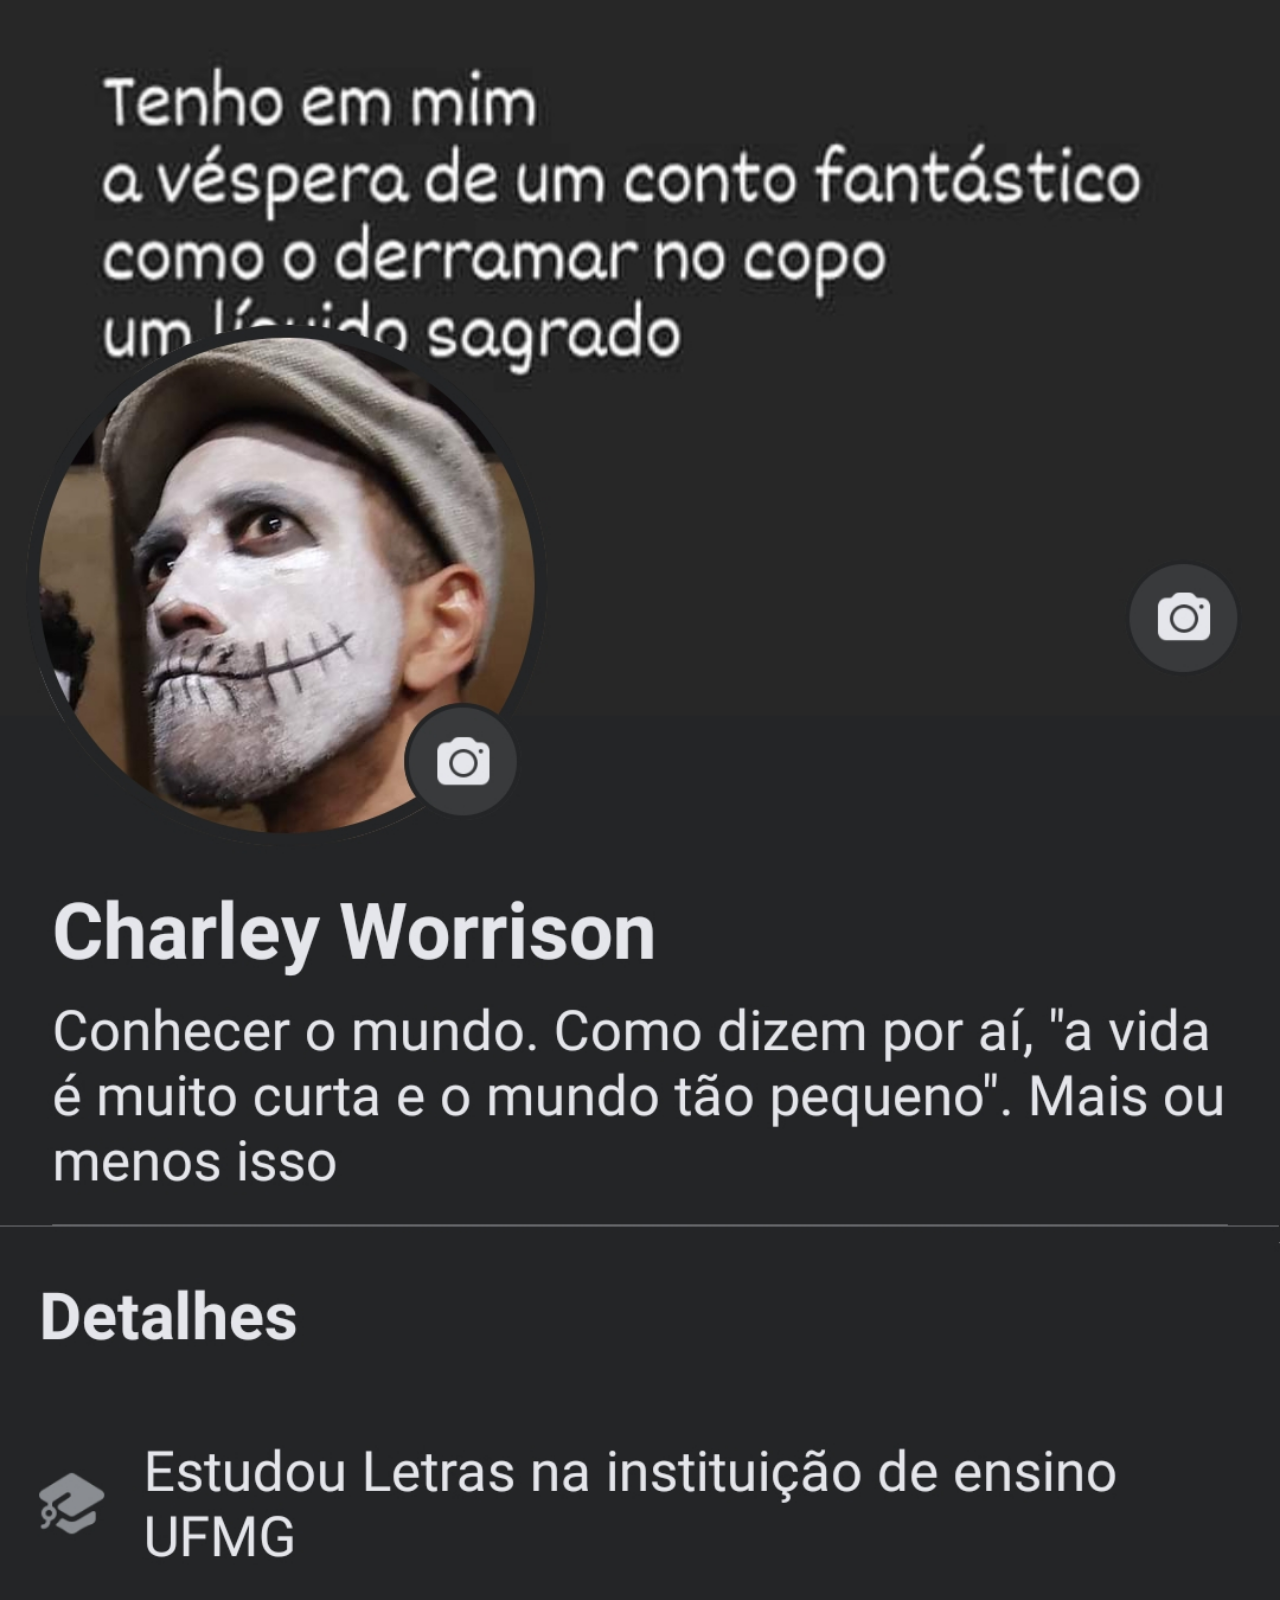
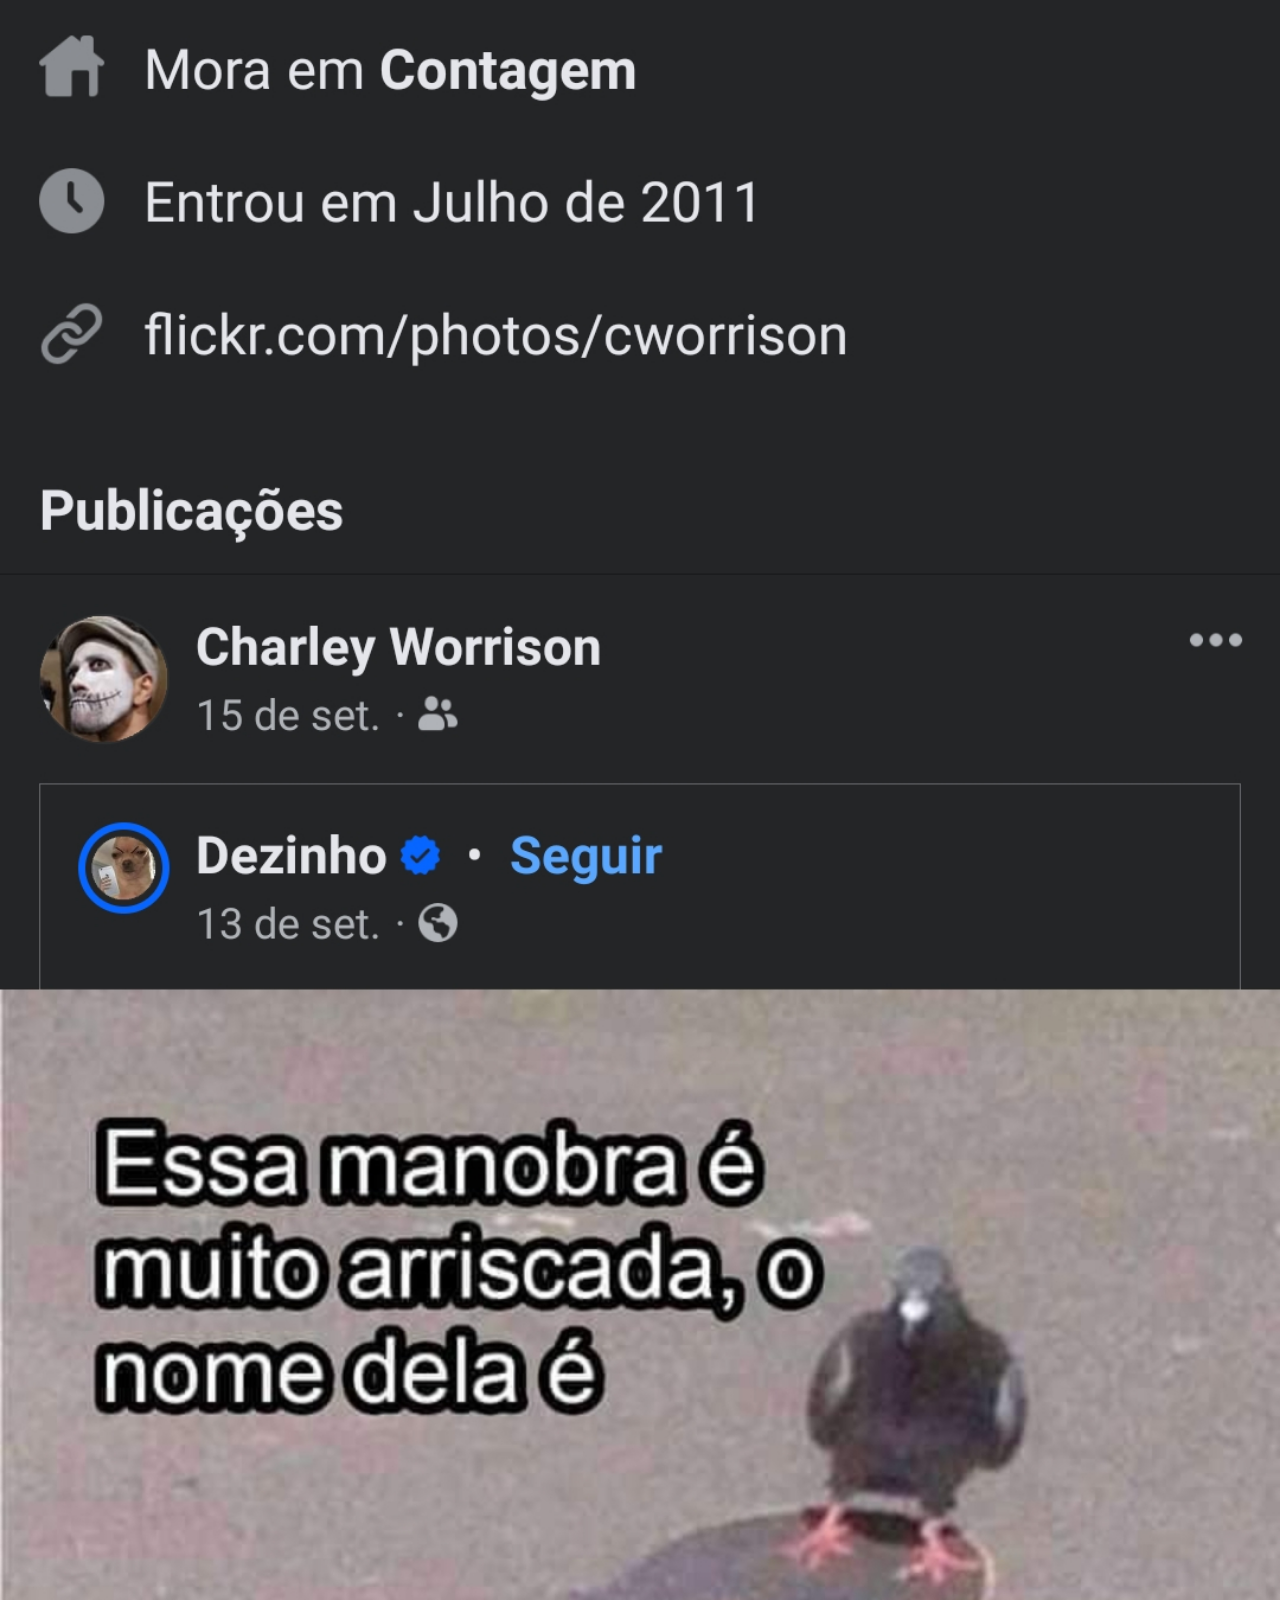
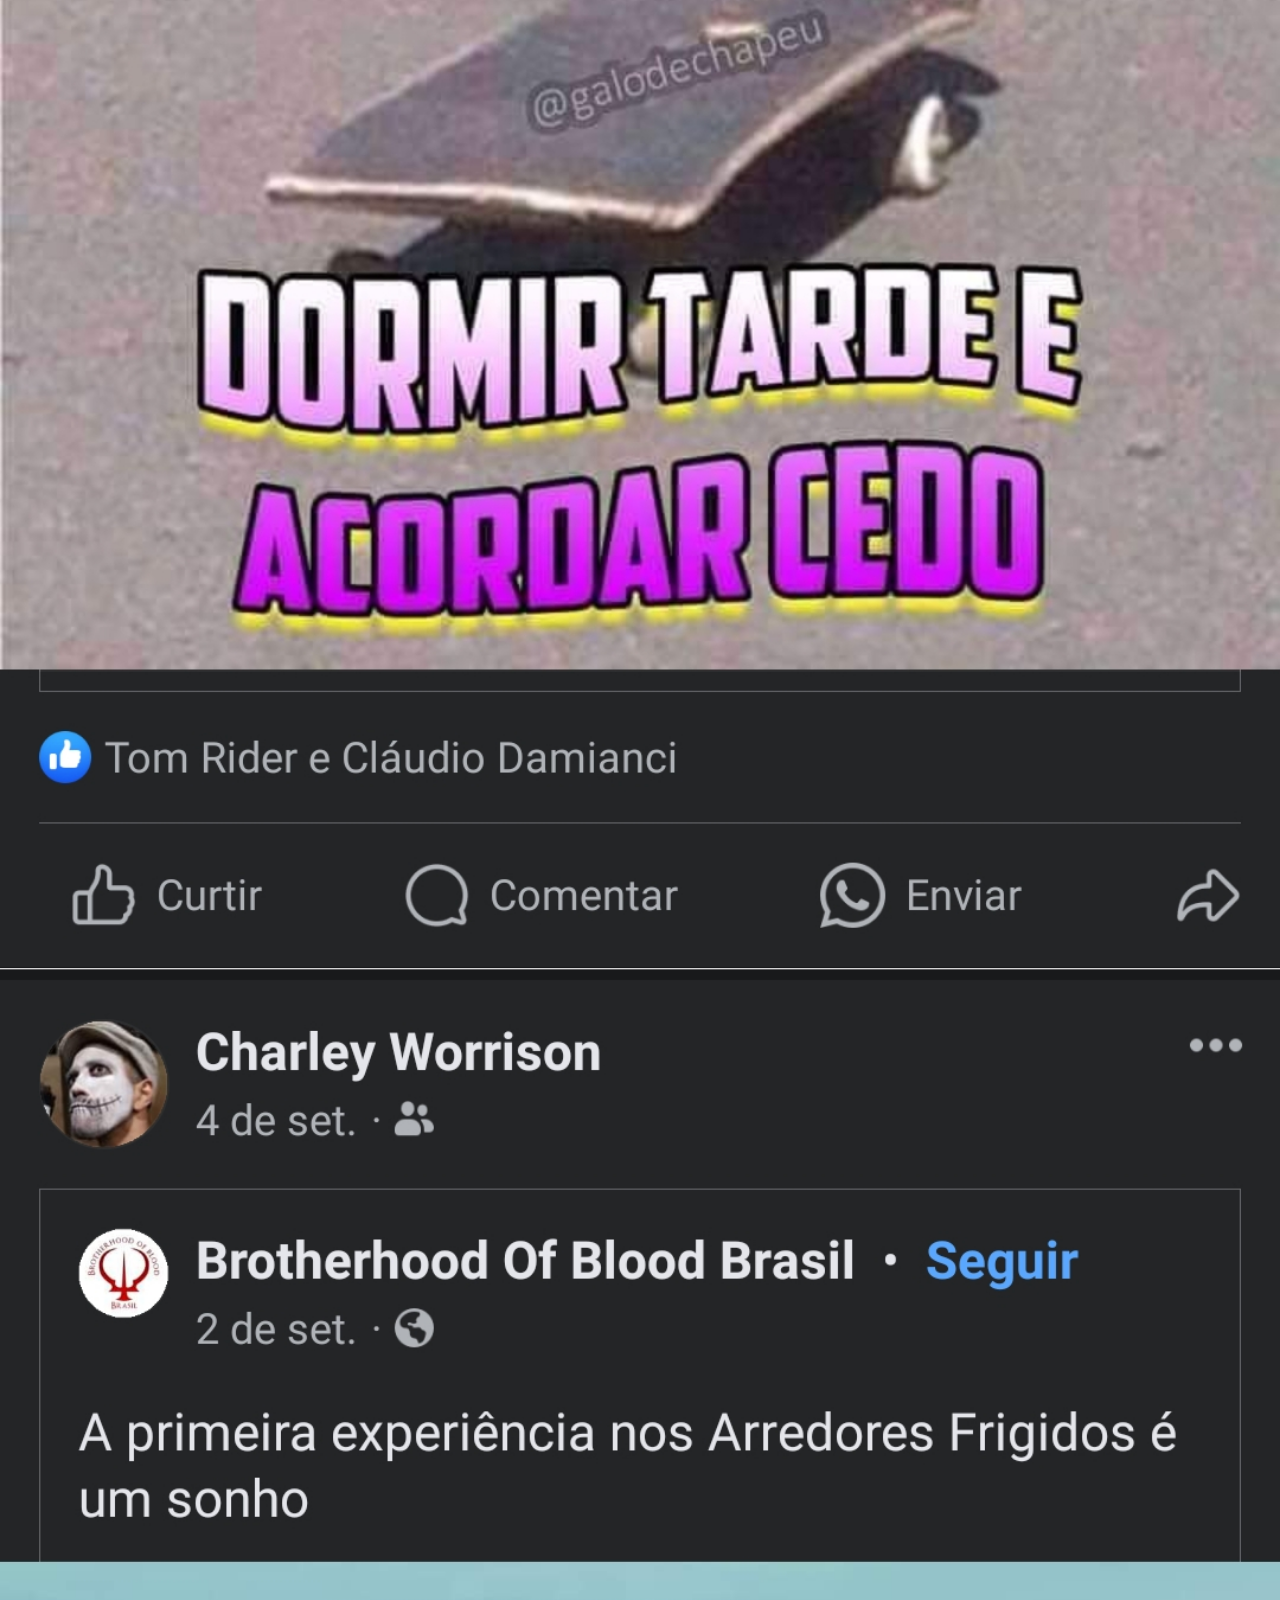
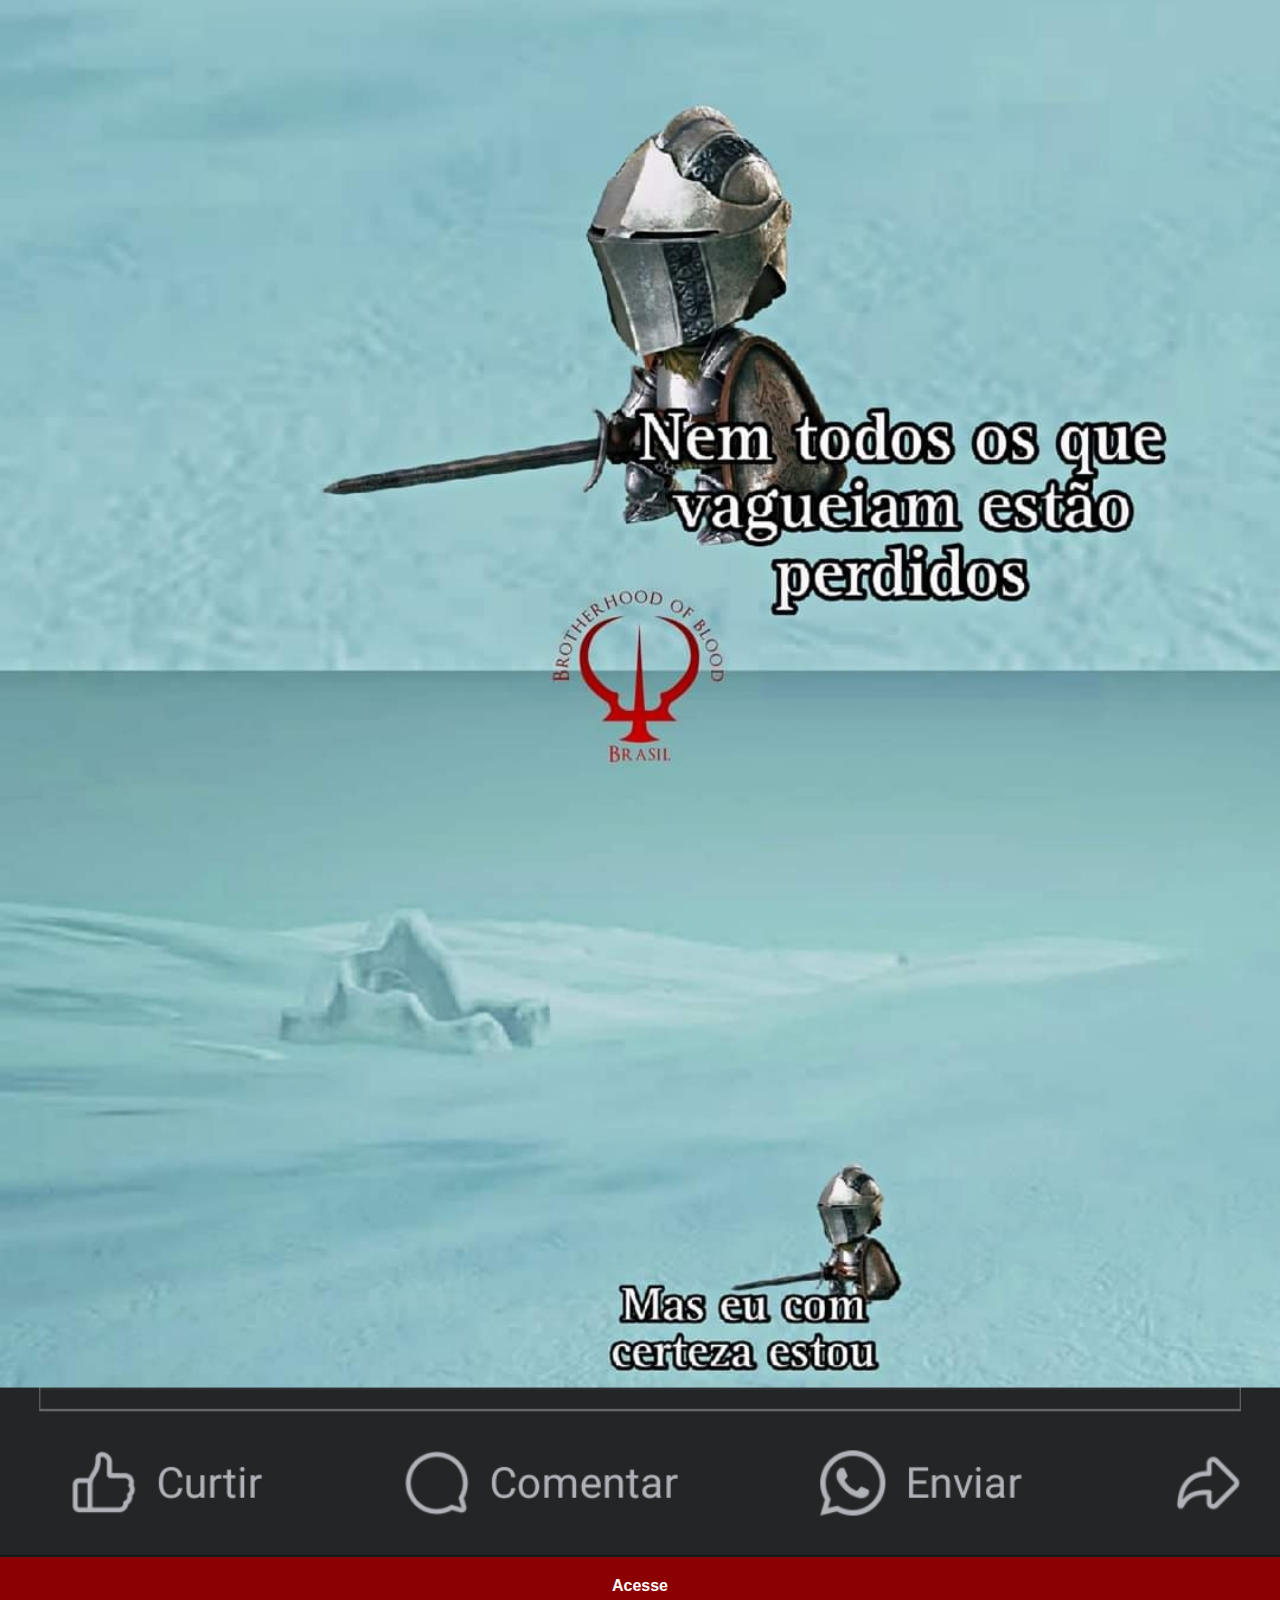
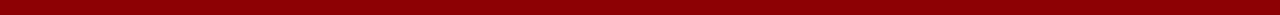
<file: facebook.html>
<!DOCTYPE html>
<html lang="pt-br">
<head>
    <meta charset="UTF-8">
    <meta name="viewport" content="width=device-width, initial-scale=1.0">
    <title>Facebook</title>
    <link rel="stylesheet" href="estilos/social.css">
</head>
<body>
    <img src="imagens/minhatela-facebook.jpg" alt="Facebook">
    <a href="https://www.facebook.com/cworrison/?locale=pt_BR" target="_blank">Acesse</a>
</body>
</html>
</file>
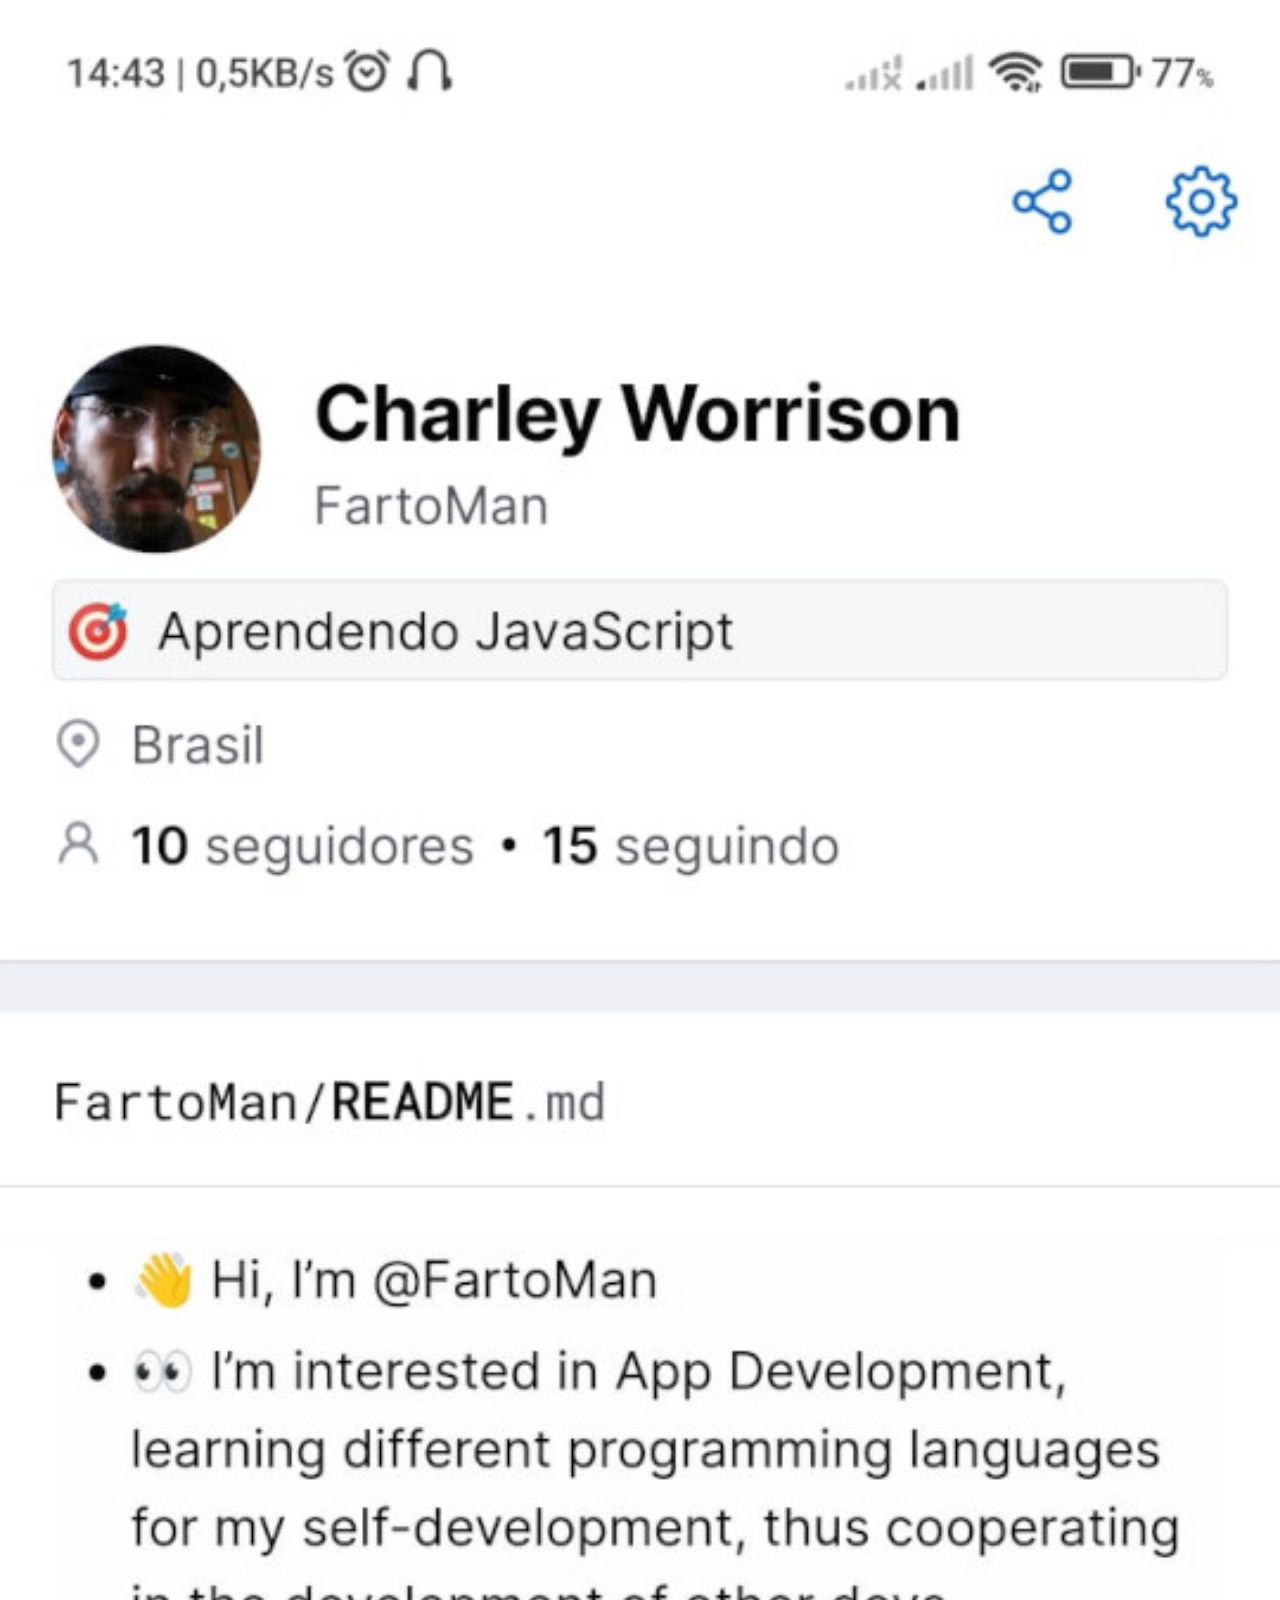
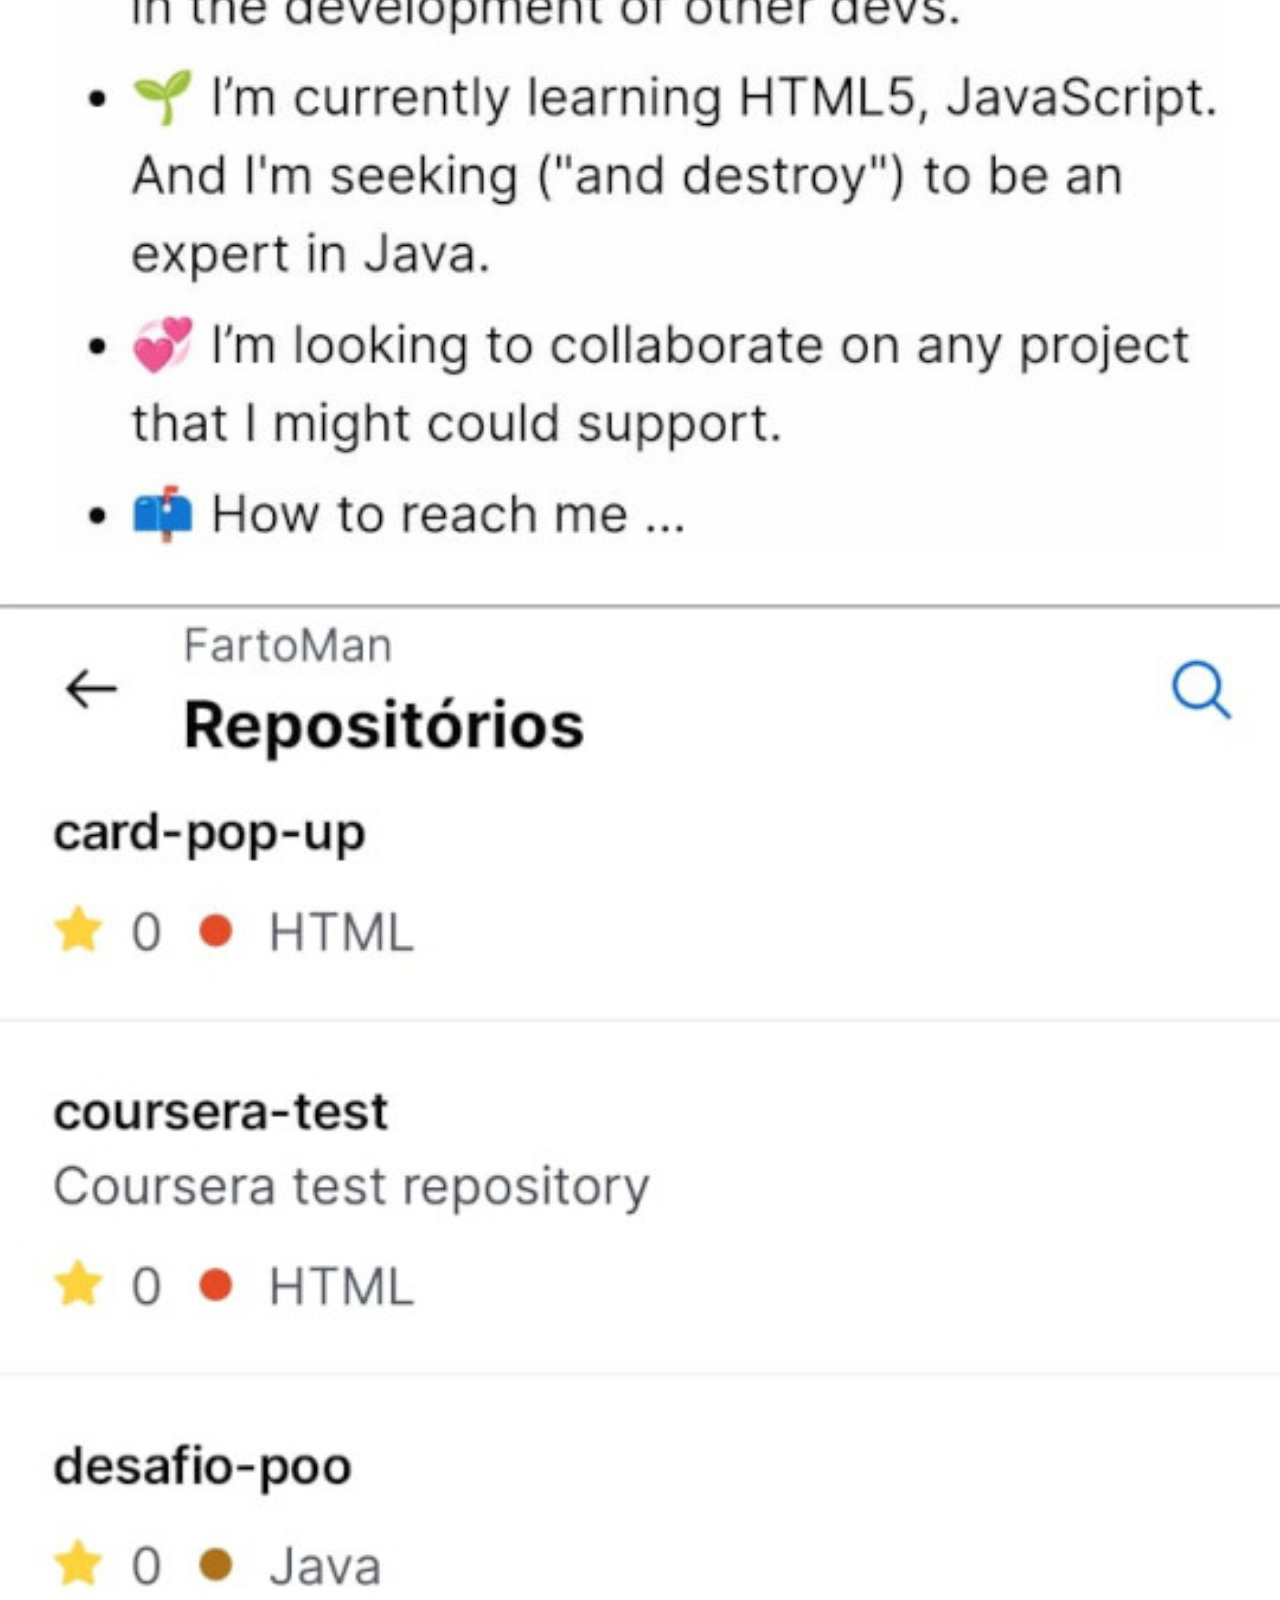
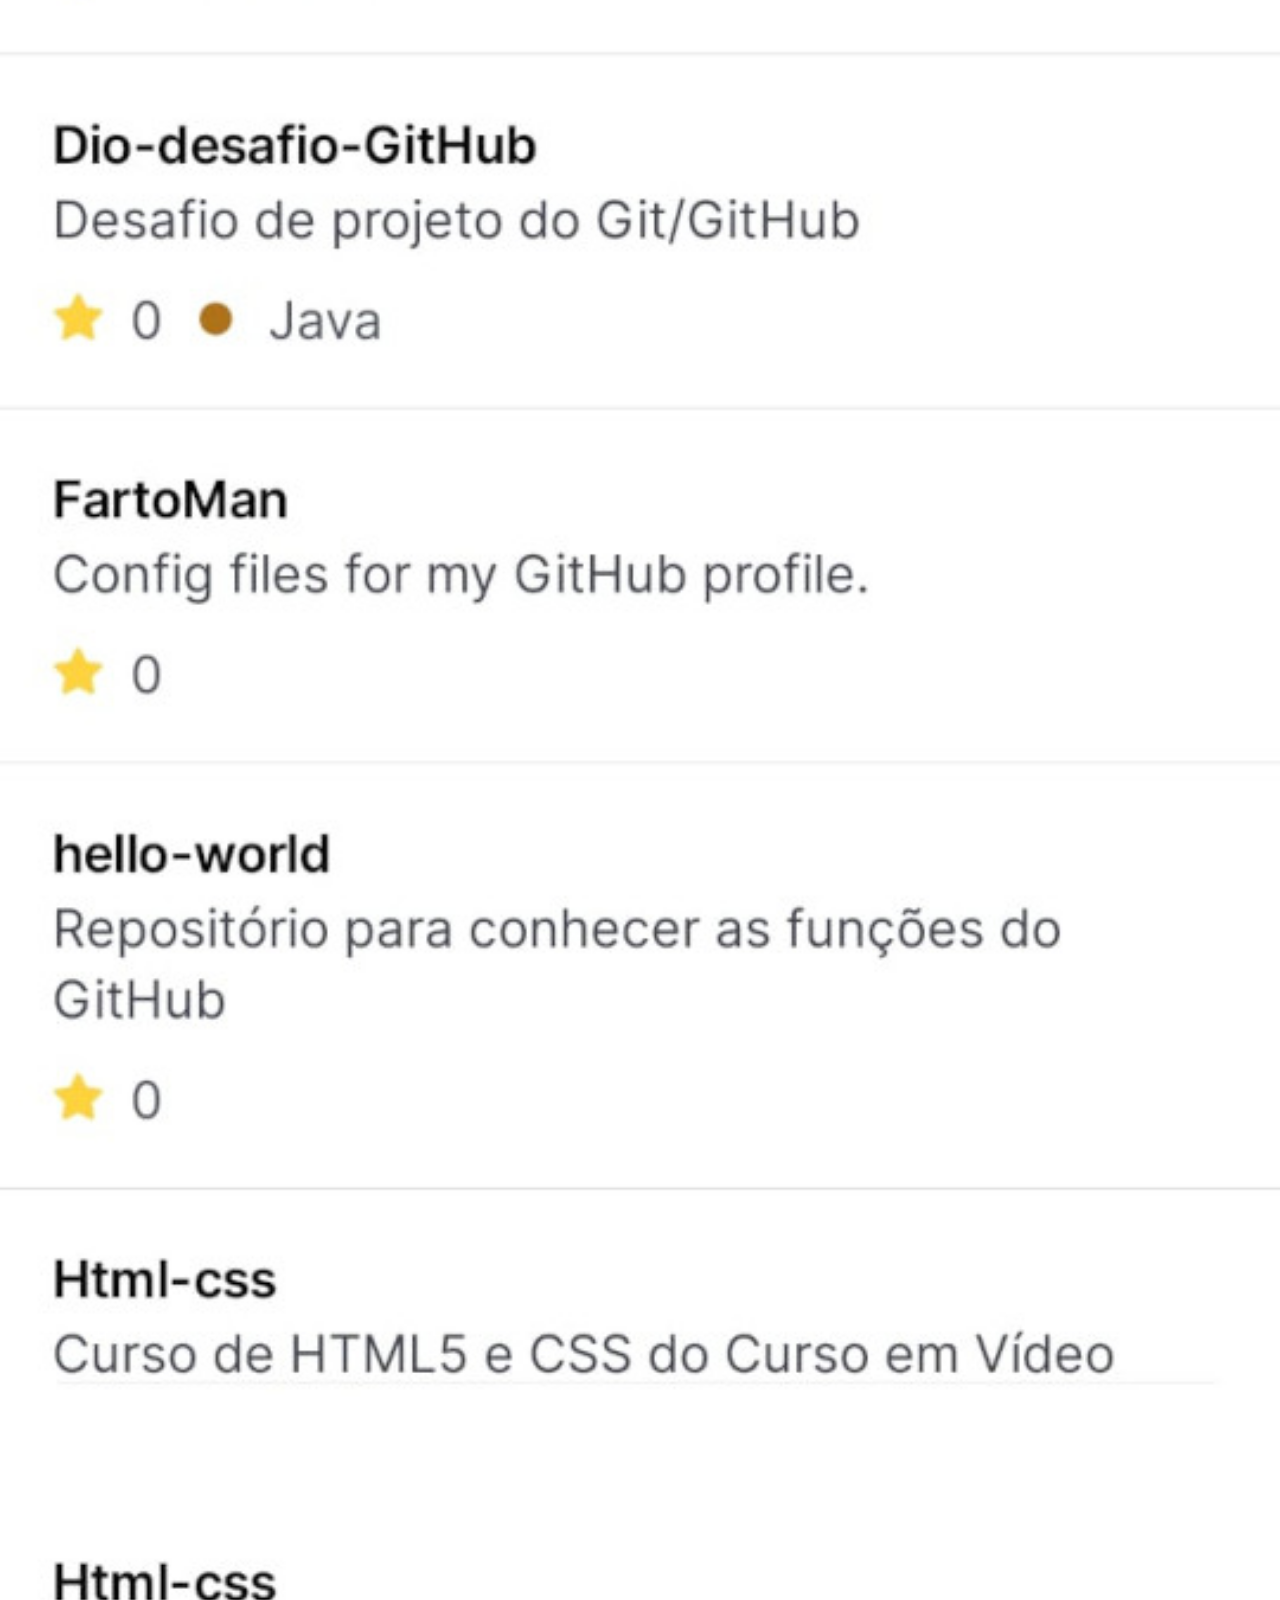
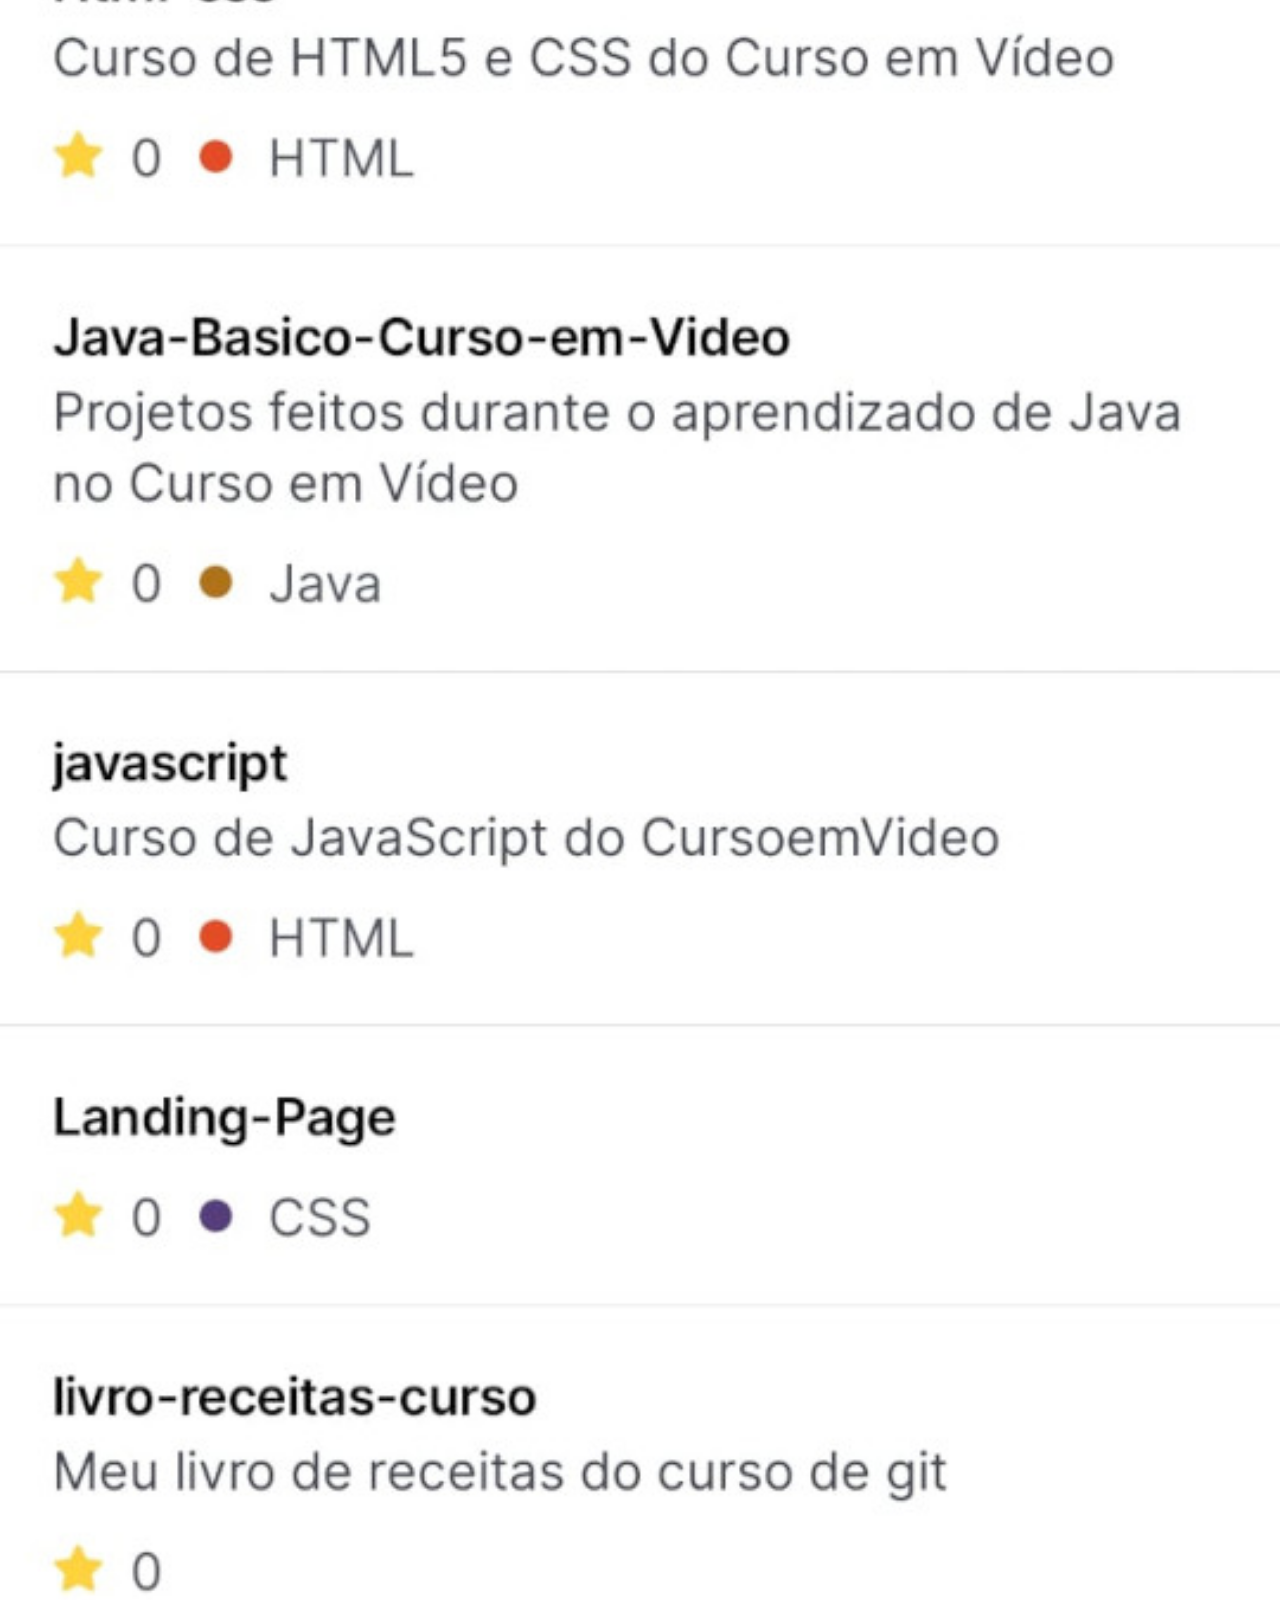
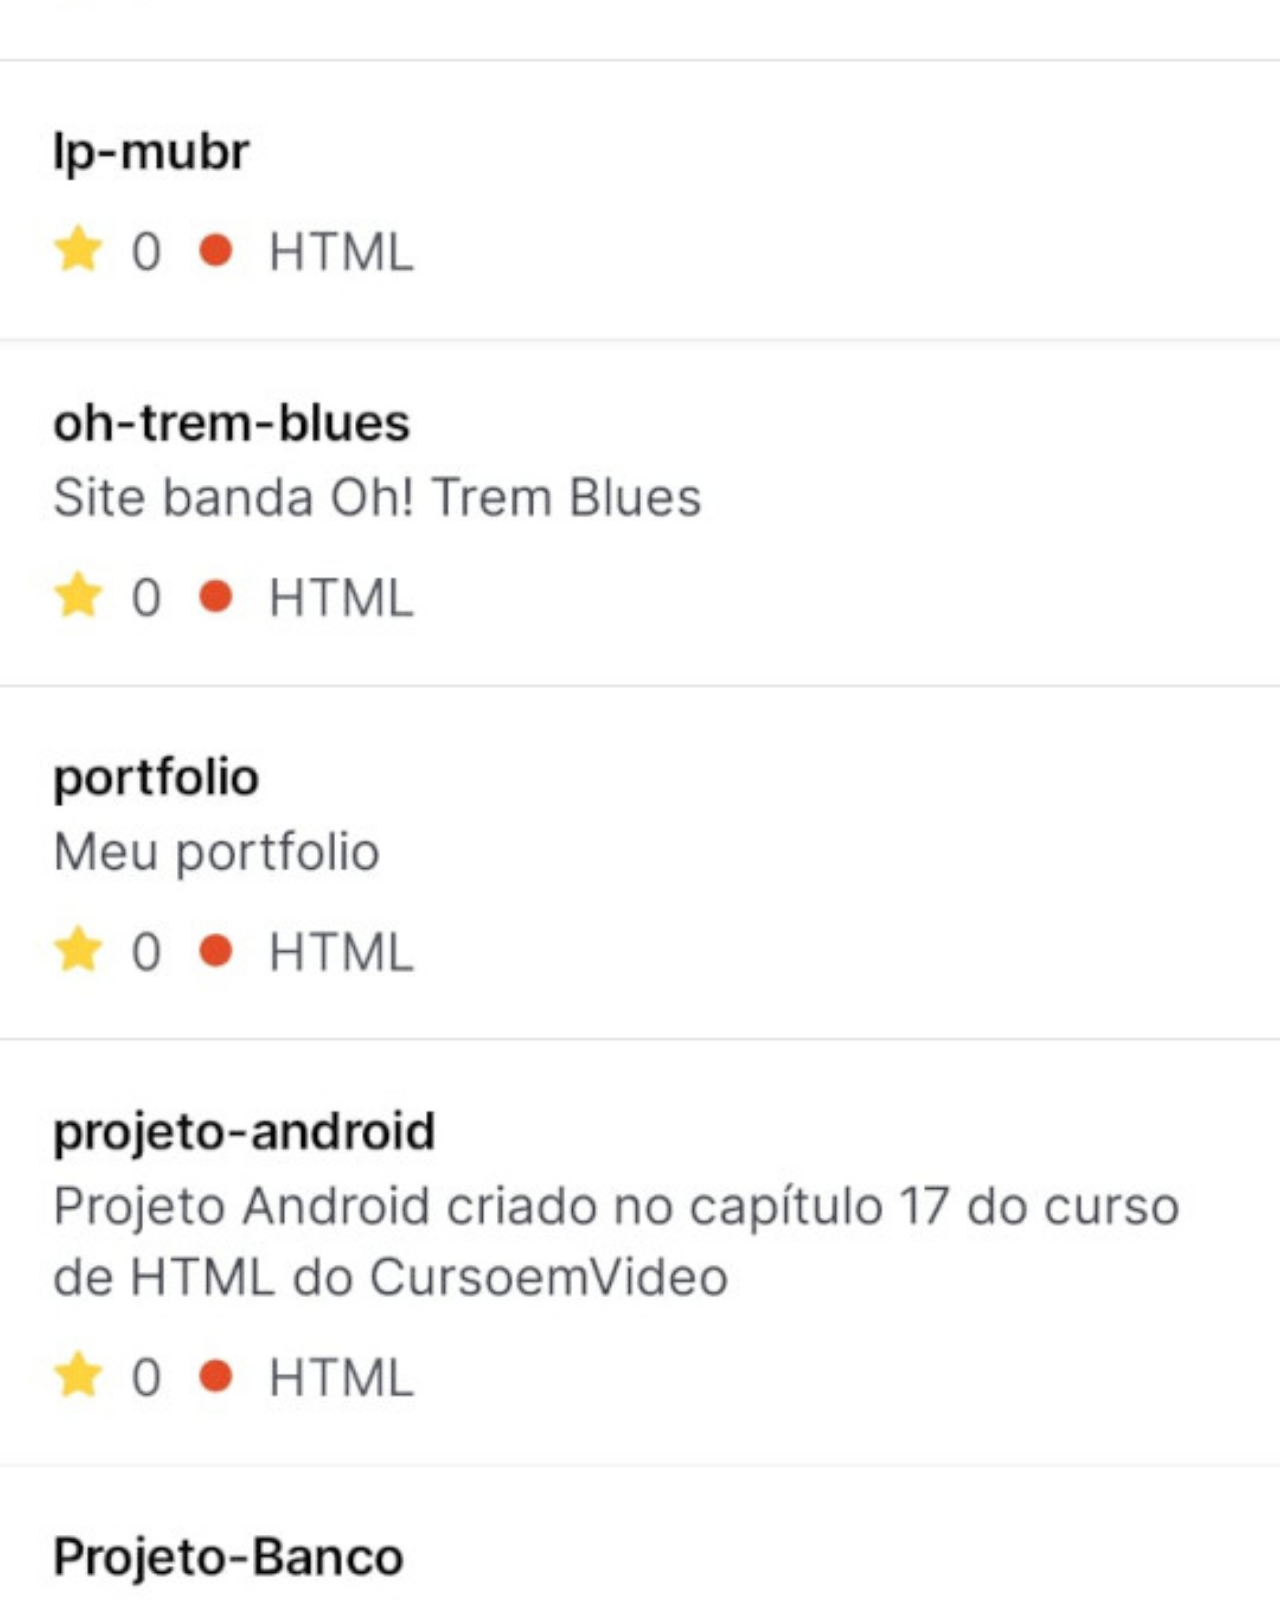
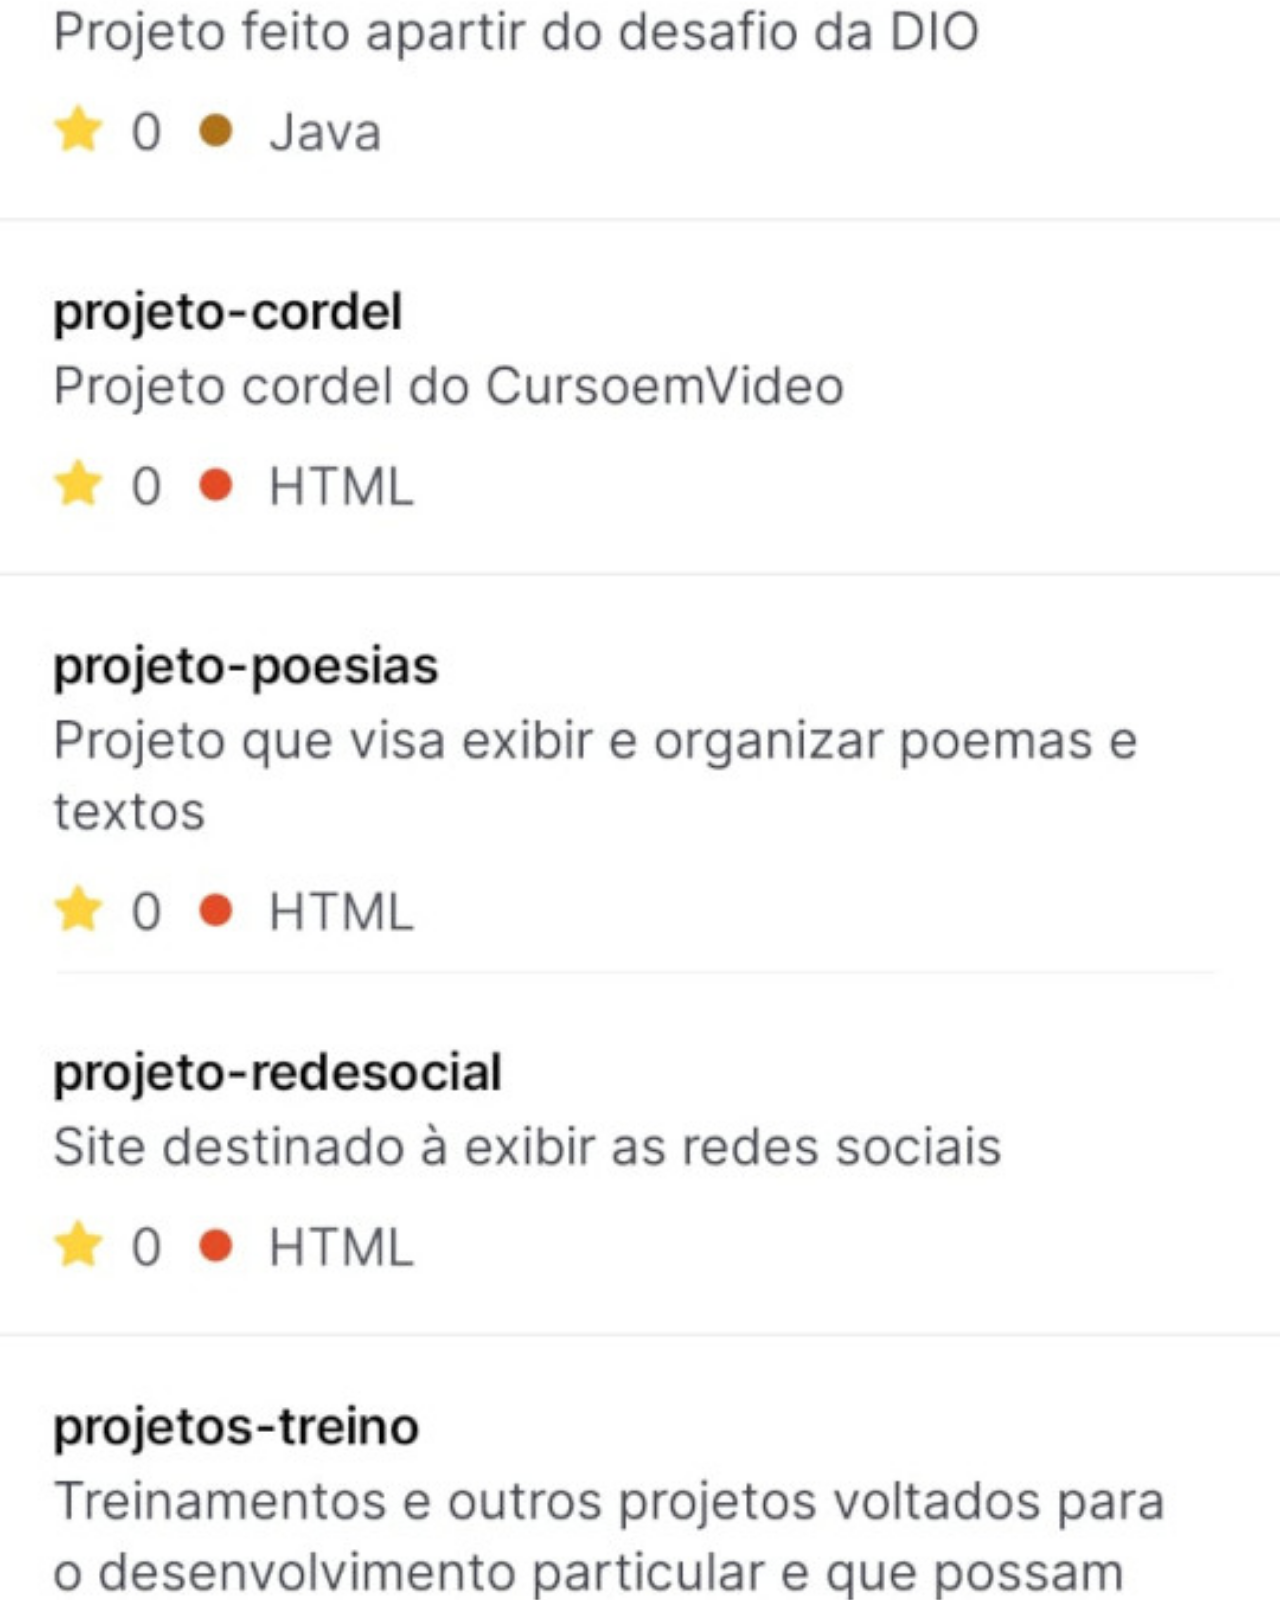
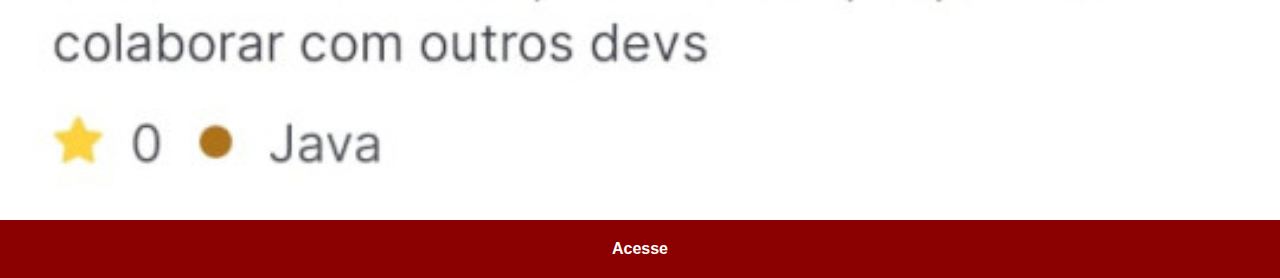
<file: github.html>
<!DOCTYPE html>
<html lang="pt-br">
<head>
    <meta charset="UTF-8">
    <meta name="viewport" content="width=device-width, initial-scale=1.0">
    <title>GitHub</title>
    <link rel="stylesheet" href="estilos/social.css">
</head>
<body>
    <img src="imagens/minhatela-github.jpeg" alt="GitHub">
    <a href="https://github.com/FartoMan" target="_blank">Acesse</a>
</body>
</html>
</file>
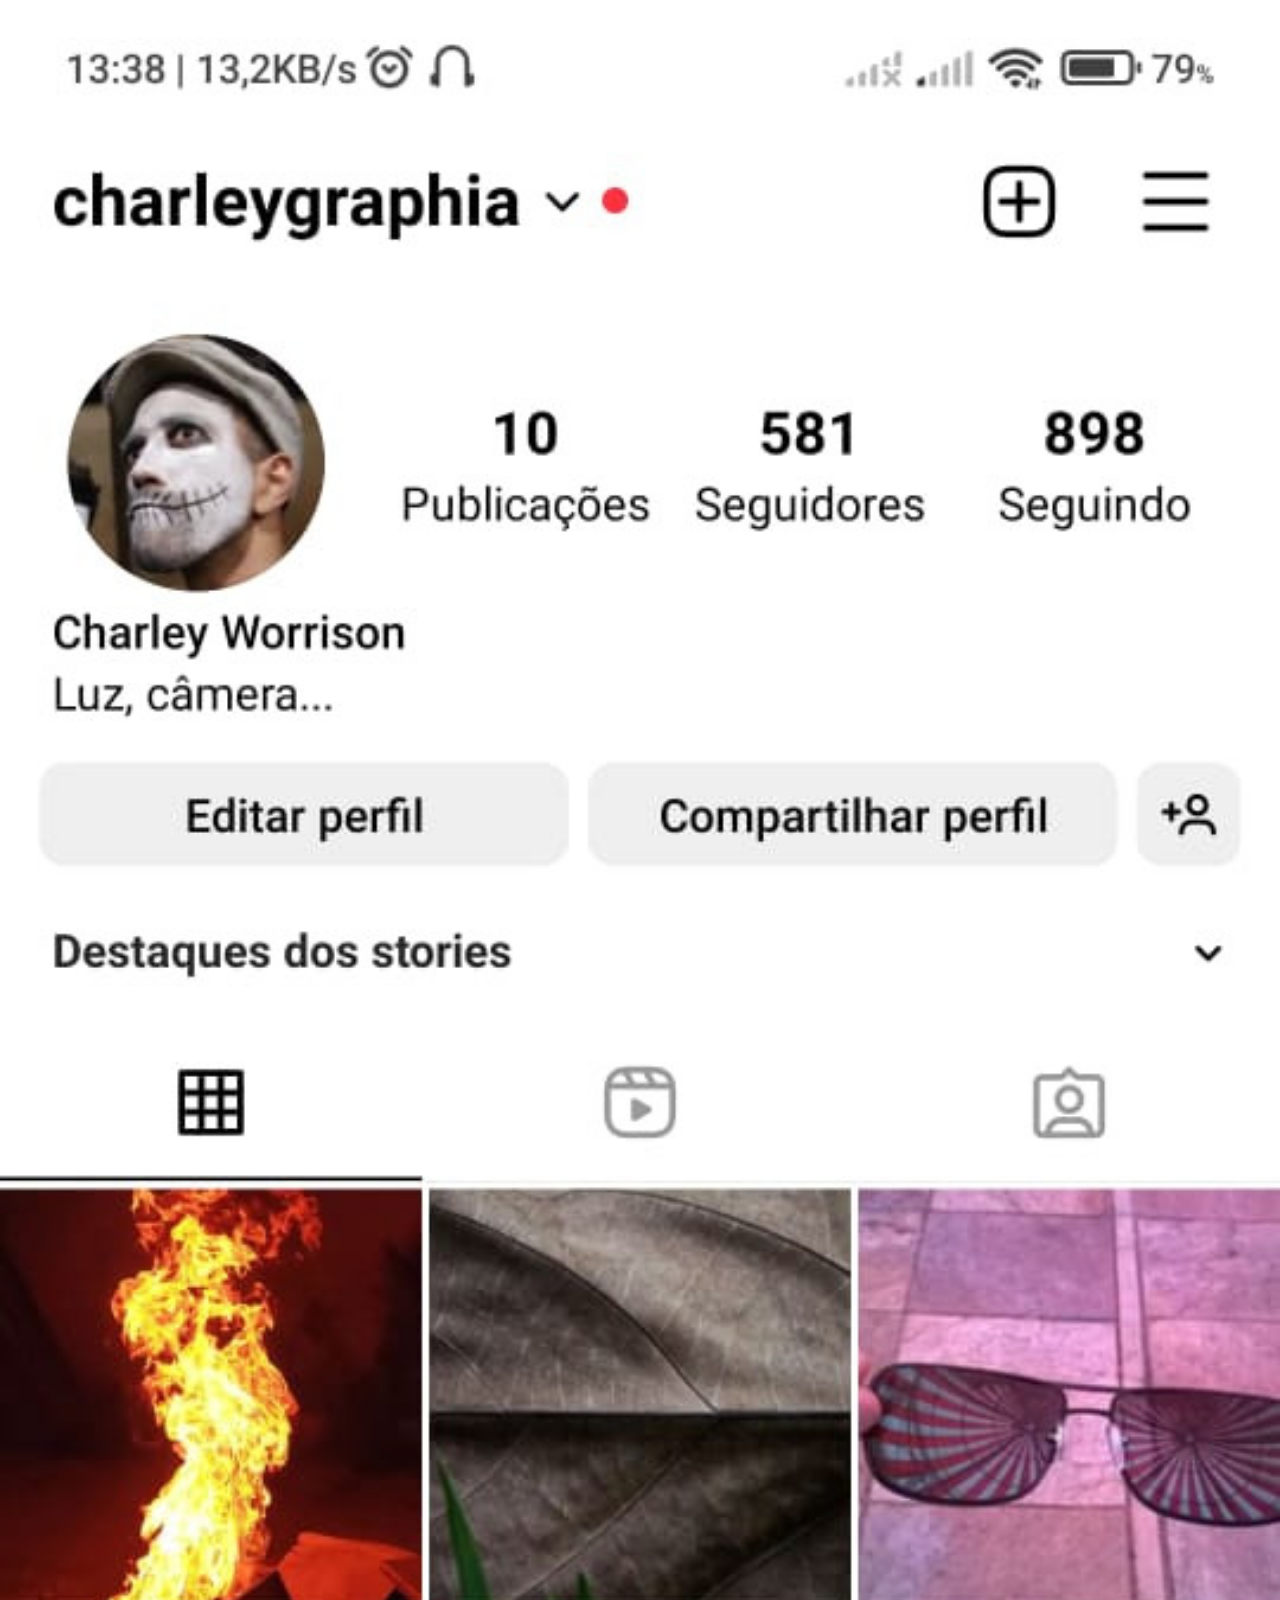
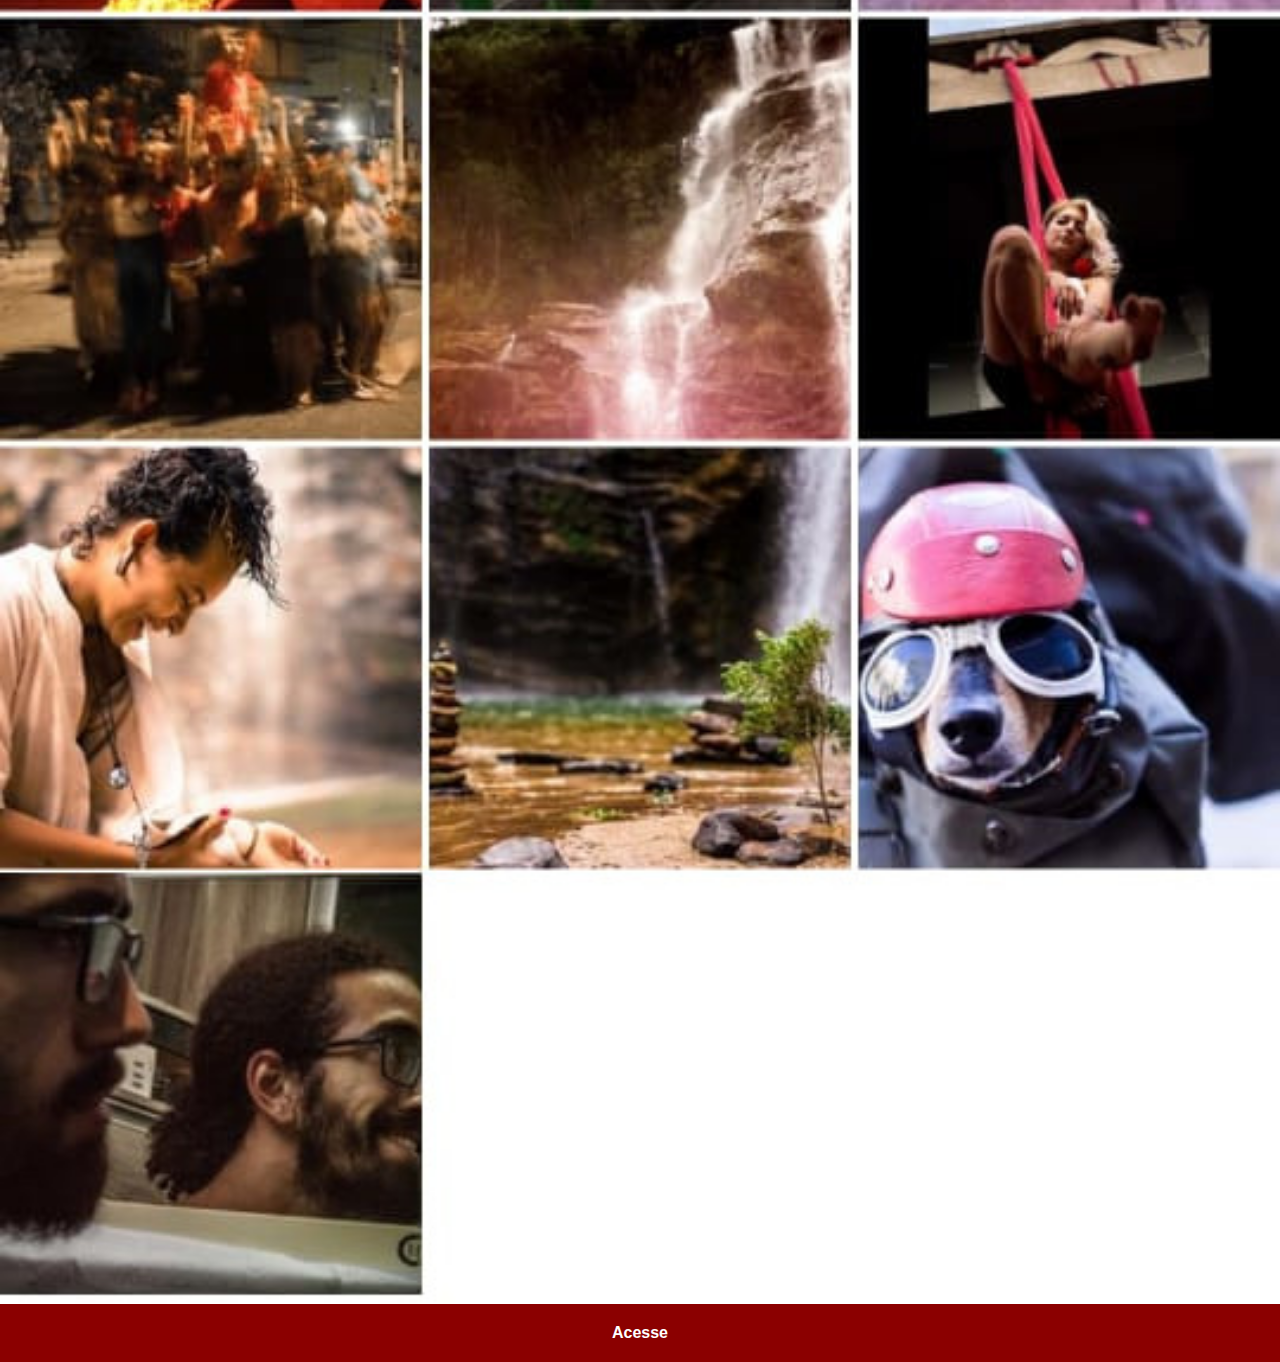
<file: instagram.html>
<!DOCTYPE html>
<html lang="pt-br">
<head>
    <meta charset="UTF-8">
    <meta name="viewport" content="width=device-width, initial-scale=1.0">
    <title>Instagram</title>
    <link rel="stylesheet" href="estilos/social.css">
</head>
<body>
    <img src="imagens/minhatela-instagram.jpeg" alt="Instagram">
    <a href="https://www.instagram.com/charleygraphia/" target="_blank">Acesse</a>
</body>
</html>
</file>
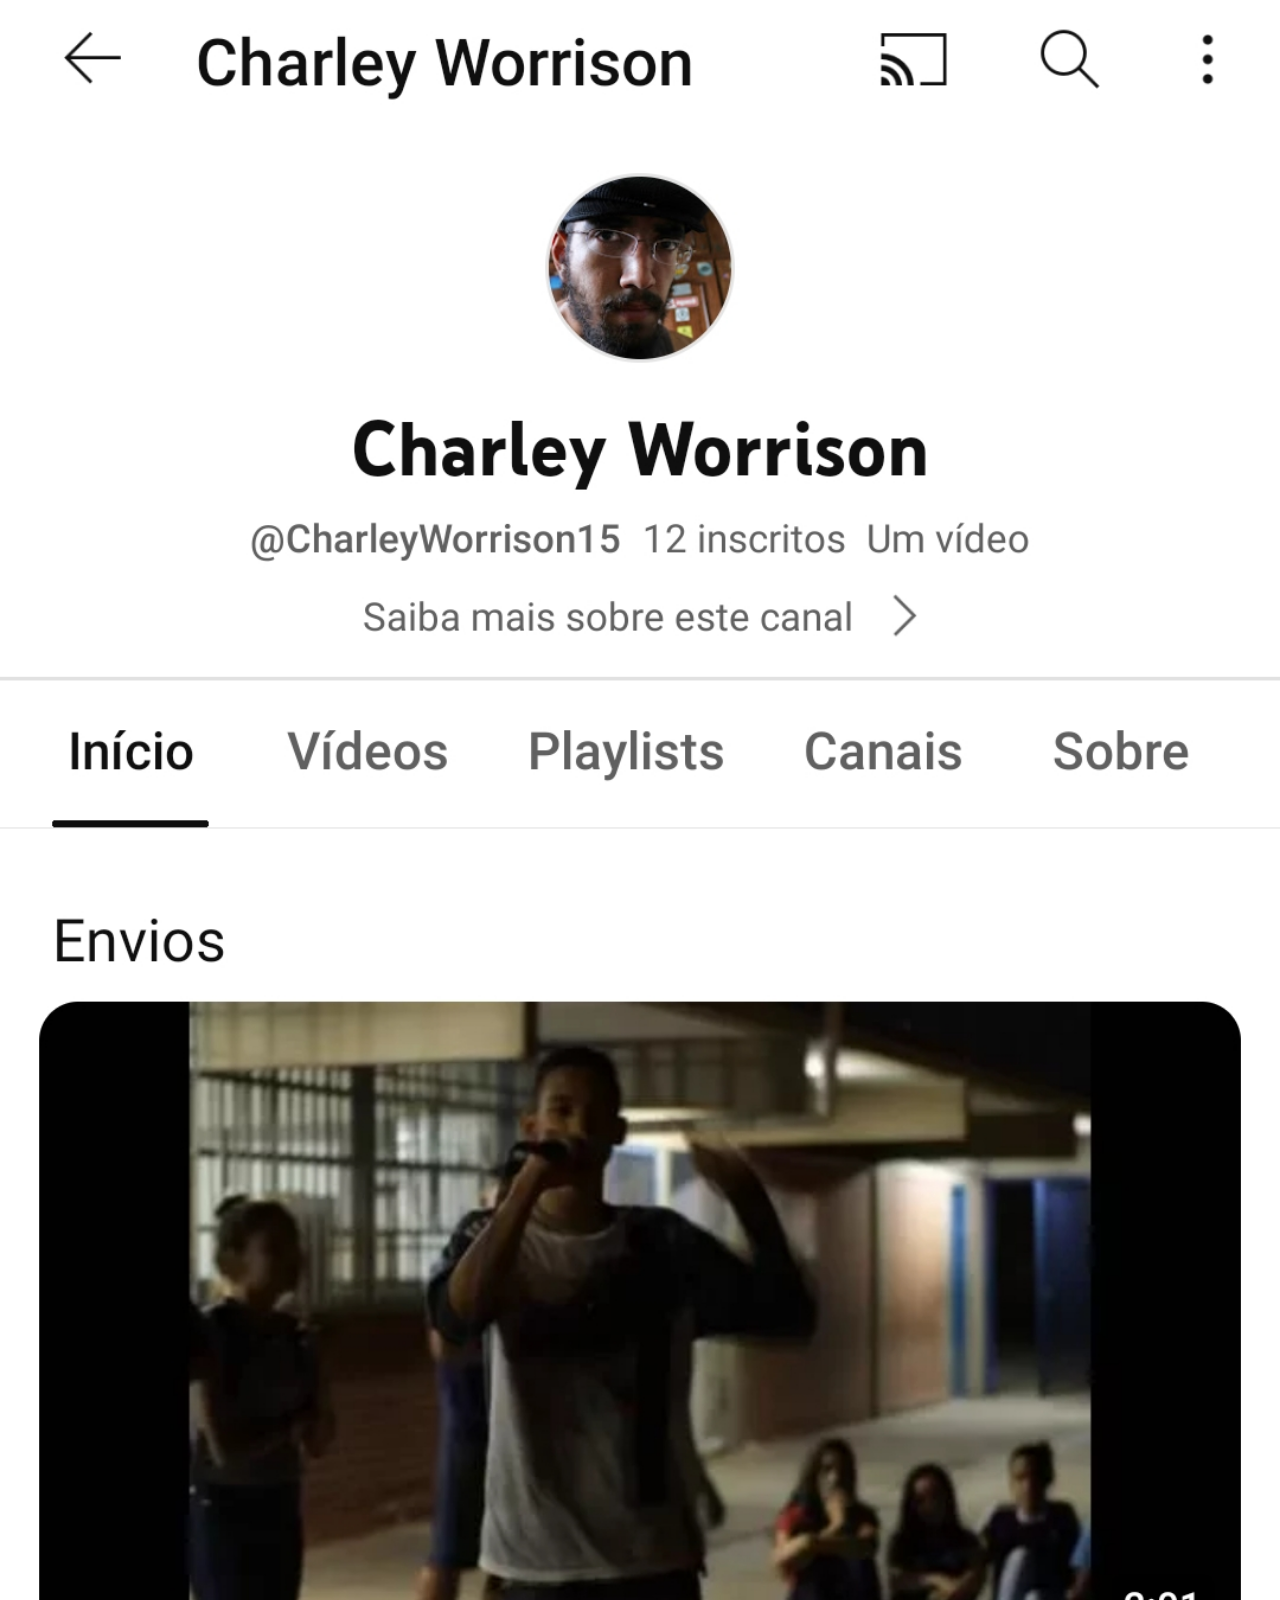
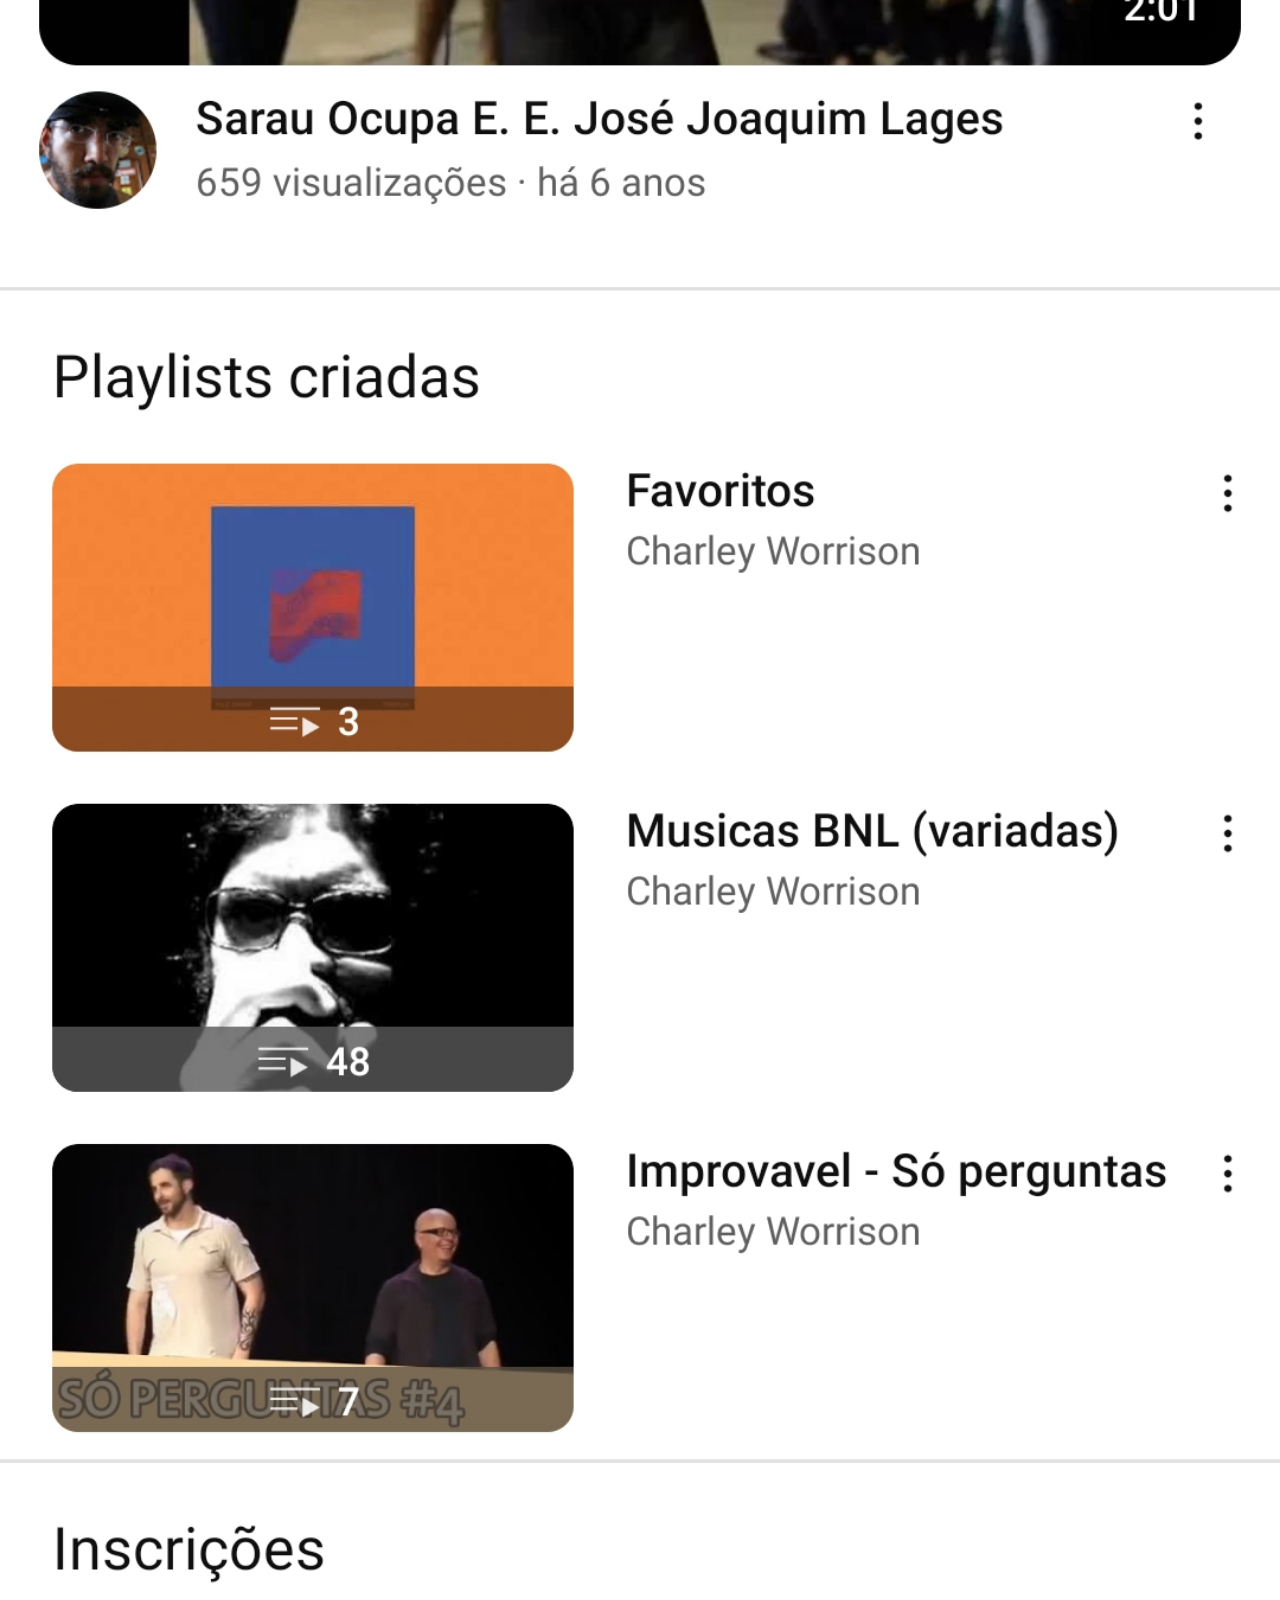
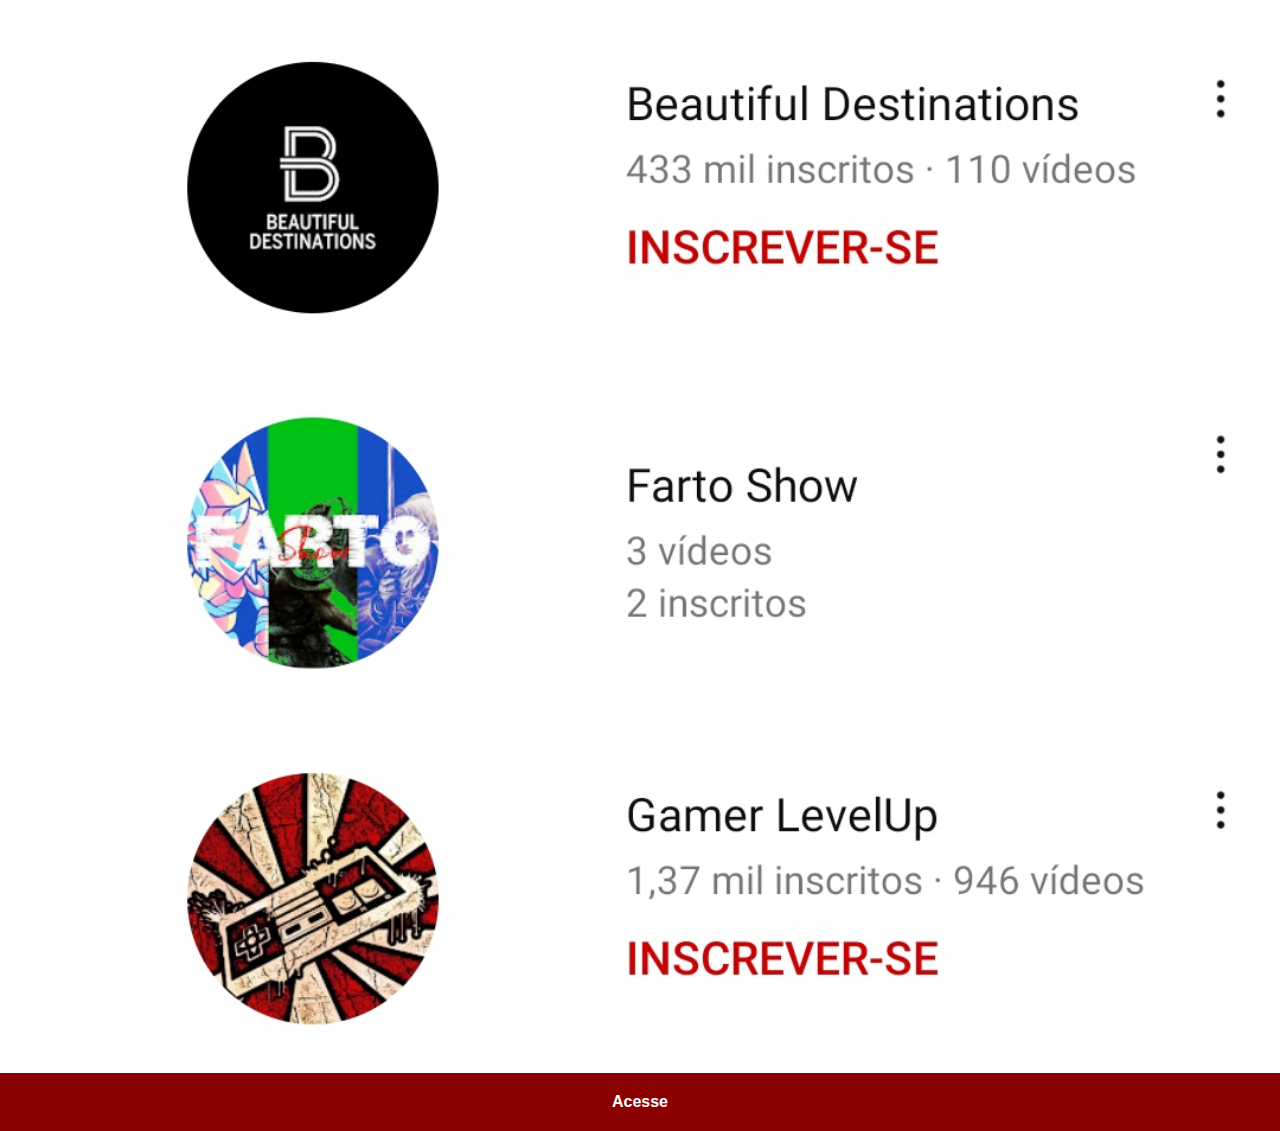
<file: youtube.html>
<!DOCTYPE html>
<html lang="pt-br">
<head>
    <meta charset="UTF-8">
    <meta name="viewport" content="width=device-width, initial-scale=1.0">
    <title>YouTube</title>
    <link rel="stylesheet" href="estilos/social.css">
</head>
<body>
    <img src="imagens/minhatela-youtube.jpeg" alt="YouTube">
    <a href="https://www.youtube.com/@CharleyWorrison15/playlists" target="_blank">Acesse</a>
</body>
</html>
</file>
<file: estilos/social.css>
@charset "UTF-8";

* {
    margin: 0;
    padding: 0;
    font-family: Arial, Helvetica, sans-serif;
}

::-webkit-scrollbar {
    width: 0px;
    height: 0px;
}
img {
    width: 100vw;
    margin-bottom: -4px;
}

a {
    display: block;
    background-color: darkred;
    color: white;
    padding: 20px;
    text-align: center;
    font-weight: bolder;
    text-decoration: none;
}

a:hover {
    background-color: red;
}
</file>
